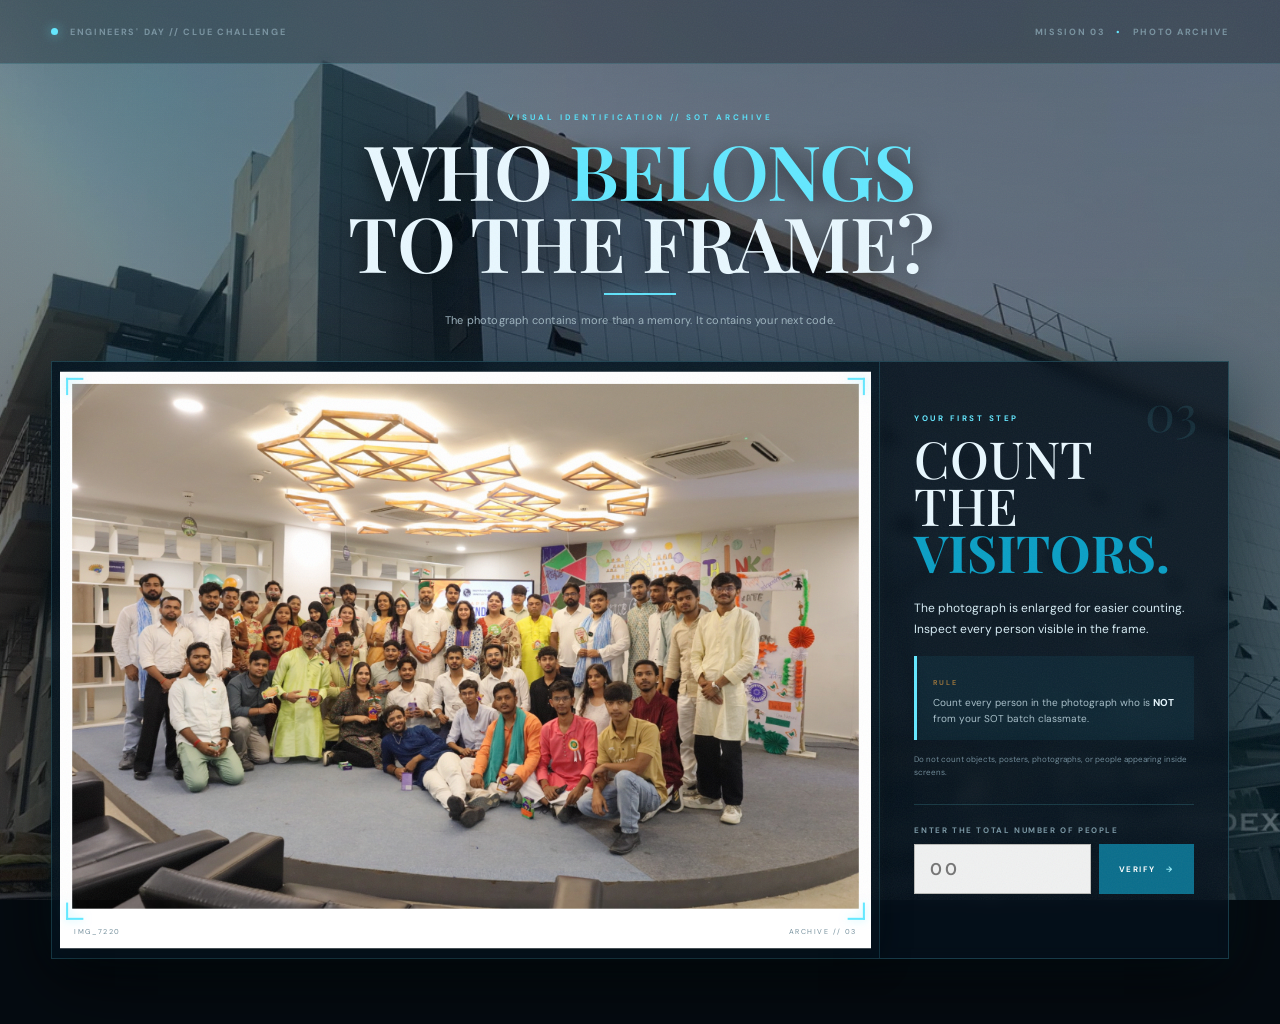
<file: index.html>
<!DOCTYPE html>
<html lang="en">
<head>
<meta charset="UTF-8">
<meta name="viewport" content="width=device-width, initial-scale=1.0">
<title>Mission 03 // SOT Photo Archive</title>
<link rel="stylesheet" href="mission-03.css">
</head>
<body>
<div class="ambient"></div>
<div class="grain"></div>

<header class="topbar">
  <div class="brand"><span class="dot"></span> ENGINEERS' DAY // CLUE CHALLENGE</div>
  <div class="mission">MISSION 03 <span>•</span> PHOTO ARCHIVE</div>
</header>

<main>
  <section class="intro">
    <div class="kicker">VISUAL IDENTIFICATION // SOT ARCHIVE</div>
    <h1>WHO <em>BELONGS</em><br>TO THE FRAME?</h1>
    <div class="gold-line"></div>
    <p class="lead">The photograph contains more than a memory. It contains your next code.</p>
  </section>

  <section class="mission-card">
    <div class="photo-side">
      <div class="photo-frame">
        <div class="corner tl"></div><div class="corner tr"></div>
        <div class="corner bl"></div><div class="corner br"></div>
        <img src="sot-group-photo.jpg" alt="Group photograph">
        <div class="photo-label"><span>IMG_7220</span><span>ARCHIVE // 03</span></div>
      </div>
    </div>

    <div class="clue-side">
      <div class="section-number">03</div>
      <div class="clue-label">YOUR FIRST STEP</div>
      <h2>COUNT THE<br><strong>VISITORS.</strong></h2>
      <p class="question">
        The photograph is enlarged for easier counting. Inspect every person visible in the frame.
      </p>
      <div class="definition">
        <span>RULE</span>
        <p>Count every person in the photograph who is <b>NOT</b> from your SOT batch classmate.</p>
      </div>
      <p class="micro">Do not count objects, posters, photographs, or people appearing inside screens.</p>

      <div class="answer-area">
        <label for="answer">ENTER THE TOTAL NUMBER OF PEOPLE</label>
        <div class="answer-row">
          <input id="answer" type="text" inputmode="numeric" maxlength="2" placeholder="00" autocomplete="off">
          <button id="submit">VERIFY <span>→</span></button>
        </div>
        <div class="feedback" id="feedback"></div>
      </div>
    </div>
  </section>

  <section class="success" id="success">
    <div class="success-card">
      <div class="verified">✓ ANSWER VERIFIED</div>
      <div class="answer">22</div>
      <div class="success-rule"></div>
      <h2>GOOD EYE.</h2>
      <p>You found the correct count.<br>The next clue is now unlocked.</p>
      <div class="stamp">SOT ARCHIVE // STEP 01 COMPLETE</div>
      <button id="continue">CONTINUE TO NEXT STEP <span>→</span></button>
    </div>
  </section>
</main>

<script src="mission-03.js"></script>
</body>
</html>
</file>
<file: mission-03.css>
@import url('https://fonts.googleapis.com/css2?family=DM+Sans:wght@400;500;600;700&family=Playfair+Display:wght@500;600;700&display=swap');

:root{
  --ink:#e9f8ff;
  --paper:#050b11;
  --cream:#071521;
  --gold:#63e8ff;
  --gold2:#9af2ff;
  --muted:#718a98;
  --line:rgba(99,232,255,.16);
  --blue:#0a8fb3;
  --blue2:#1bc8ef;
}

*{
  box-sizing:border-box;
}

html,
body{
  margin:0;
  min-height:100%;
  background:var(--paper);
  color:var(--ink);
  font-family:"DM Sans",sans-serif;
}

body{
  min-height:100vh;
  overflow-x:hidden;
}

/* =========================
   BACKGROUND
   ========================= */

.ambient{
  position:fixed;
  inset:0;
  z-index:0;

  /* Image is in the SAME folder as CSS */
  background-image:
    linear-gradient(
      rgba(2,8,14,.48),
      rgba(3,11,18,.62)
    ),
    url("./background.webp");

  background-size:cover;
  background-position:center;
  background-repeat:no-repeat;

  /* Prevent image from interfering with content */
  pointer-events:none;
}

/* Extra cinematic lighting */
.ambient::after{
  content:"";
  position:absolute;
  inset:0;

  background:
    radial-gradient(
      circle at 12% 10%,
      rgba(27,200,239,.15),
      transparent 30%
    ),
    radial-gradient(
      circle at 88% 82%,
      rgba(10,143,179,.14),
      transparent 35%
    );

  pointer-events:none;
}

/* =========================
   GRAIN
   ========================= */

.grain{
  position:fixed;
  inset:0;
  z-index:20;
  pointer-events:none;

  opacity:.06;

  background-image:url("data:image/svg+xml,%3Csvg xmlns='http://www.w3.org/2000/svg' width='180' height='180'%3E%3Cfilter id='n'%3E%3CfeTurbulence type='fractalNoise' baseFrequency='.8' numOctaves='3' stitchTiles='stitch'/%3E%3C/filter%3E%3Crect width='100%25' height='100%25' filter='url(%23n)'/%3E%3C/svg%3E");
}

/* =========================
   TOP BAR
   ========================= */

.topbar{
  position:relative;
  z-index:2;

  height:64px;
  padding:0 4vw;

  border-bottom:1px solid var(--line);

  display:flex;
  align-items:center;
  justify-content:space-between;

  font-size:9px;
  letter-spacing:1.7px;
  color:#7893a0;

  background:rgba(2,9,15,.30);
  backdrop-filter:blur(7px);
}

.brand{
  font-weight:700;
}

.dot{
  display:inline-block;

  width:7px;
  height:7px;

  border-radius:50%;

  background:var(--gold);

  margin-right:8px;

  box-shadow:0 0 12px rgba(99,232,255,.7);
}

.mission{
  font-weight:700;
}

.mission span{
  color:var(--gold);
  margin:0 7px;
}

/* =========================
   MAIN
   ========================= */

main{
  position:relative;
  z-index:1;

  width:min(1220px,92vw);

  margin:auto;

  padding:48px 0 65px;
}

/* =========================
   INTRO
   ========================= */

.intro{
  text-align:center;
  margin-bottom:34px;
}

.kicker{
  font-size:8px;
  letter-spacing:3px;

  color:#58dff8;

  font-weight:700;
}

h1{
  font-family:"Playfair Display",serif;

  font-size:clamp(42px,6vw,76px);

  line-height:.95;

  margin:12px 0 15px;

  font-weight:600;

  letter-spacing:-1px;

  text-shadow:
    0 4px 25px rgba(0,0,0,.7);
}

h1 em{
  font-style:normal;
  color:#63e8ff;
}

.gold-line{
  height:2px;
  width:72px;

  background:var(--gold);

  margin:0 auto 18px;

  box-shadow:
    0 0 15px rgba(99,232,255,.5);
}

.lead{
  margin:0;

  color:#a3bac5;

  font-size:11px;

  letter-spacing:.2px;
}

/* =========================
   MISSION CARD
   ========================= */

.mission-card{
  display:grid;

  grid-template-columns:
    minmax(620px,1.55fr)
    minmax(300px,.65fr);

  background:rgba(5,17,27,.82);

  border:1px solid rgba(99,232,255,.20);

  box-shadow:
    0 22px 70px rgba(0,0,0,.65),
    0 0 45px rgba(27,200,239,.08);

  backdrop-filter:blur(7px);
}

/* =========================
   PHOTO SIDE
   ========================= */

.photo-side{
  padding:14px;

  display:flex;

  align-items:center;
  justify-content:center;

  background:rgba(5,24,36,.45);

  border-right:1px solid var(--line);
}

.photo-frame{
  position:relative;

  padding:12px;

  background:#fff;

  box-shadow:
    0 14px 35px rgba(0,0,0,.4),
    0 0 25px rgba(99,232,255,.06);

  width:100%;

  max-width:none;
}

.photo-frame img{
  display:block;

  width:100%;

  height:auto;
}

.corner{
  position:absolute;

  width:17px;
  height:17px;

  border-color:var(--gold);

  border-style:solid;

  z-index:2;

  filter:
    drop-shadow(0 0 4px rgba(99,232,255,.5));
}

.tl{
  top:6px;
  left:6px;

  border-width:2px 0 0 2px;
}

.tr{
  top:6px;
  right:6px;

  border-width:2px 2px 0 0;
}

.bl{
  bottom:28px;
  left:6px;

  border-width:0 0 2px 2px;
}

.br{
  bottom:28px;
  right:6px;

  border-width:0 2px 2px 0;
}

.photo-label{
  height:27px;

  display:flex;

  justify-content:space-between;
  align-items:end;

  padding:5px 2px 0;

  color:#75909d;

  font-size:7px;

  letter-spacing:1.5px;
}

/* =========================
   CLUE SIDE
   ========================= */

.clue-side{
  position:relative;

  padding:42px 47px 38px;

  display:flex;

  flex-direction:column;

  justify-content:center;
}

.section-number{
  position:absolute;

  right:30px;
  top:25px;

  font-family:"Playfair Display",serif;

  font-size:50px;

  color:rgba(99,232,255,.10);

  line-height:1;
}

.clue-label{
  font-size:8px;

  letter-spacing:2.5px;

  color:#63e8ff;

  font-weight:700;

  margin-bottom:12px;
}

h2{
  font-family:"Playfair Display",serif;

  font-size:clamp(36px,4vw,56px);

  line-height:.92;

  margin:0 0 22px;

  font-weight:500;
}

h2 strong{
  font-weight:700;

  color:#0a9fc5;
}

.question{
  font-size:12px;

  line-height:1.75;

  margin:0 0 16px;

  color:#d7edf5;
}

.definition{
  border-left:3px solid var(--gold);

  background:rgba(27,200,239,.07);

  padding:13px 16px;

  margin-bottom:13px;
}

.definition span{
  font-size:7px;

  letter-spacing:2px;

  color:#96713a;

  font-weight:700;
}

.definition p{
  margin:5px 0 0;

  font-size:10px;

  line-height:1.6;

  color:#a9c0ca;
}

.definition b{
  color:#e8f8ff;
}

.micro{
  font-size:8px;

  line-height:1.6;

  color:#6e8997;

  margin:0 0 25px;
}

/* =========================
   ANSWER AREA
   ========================= */

.answer-area{
  border-top:1px solid var(--line);

  padding-top:20px;
}

.answer-area label{
  display:block;

  font-size:8px;

  letter-spacing:1.6px;

  color:#7895a2;

  font-weight:700;

  margin-bottom:9px;
}

.answer-row{
  display:flex;

  gap:8px;
}

input{
  height:50px;

  width:100%;

  background:rgba(255,255,255,.94);

  border:1px solid rgba(42,37,29,.27);

  outline:none;

  padding:0 15px;

  color:#222;

  font:600 17px "DM Sans";

  letter-spacing:3px;
}

input:focus{
  border-color:var(--gold);

  box-shadow:
    0 0 0 2px rgba(99,232,255,.12),
    0 0 15px rgba(99,232,255,.08);
}

button{
  height:50px;

  border:0;

  background:#0a6e8c;

  color:#fff;

  padding:0 20px;

  font:700 8px "DM Sans";

  letter-spacing:1.5px;

  cursor:pointer;

  white-space:nowrap;

  transition:.2s;
}

button:hover{
  background:#0a9fc5;

  box-shadow:
    0 0 20px rgba(27,200,239,.25);
}

button span{
  color:var(--gold2);

  margin-left:7px;
}

.feedback{
  height:18px;

  padding-top:9px;

  color:#ff5963;

  font-size:8px;

  letter-spacing:.4px;
}

/* =========================
   SUCCESS SCREEN
   ========================= */

.success{
  position:fixed;

  inset:0;

  z-index:30;

  display:none;

  align-items:center;
  justify-content:center;

  background:rgba(2,9,15,.97);

  padding:20px;
}

.success.show{
  display:flex;
}

.success-card{
  width:min(530px,94vw);

  text-align:center;

  background:#081723;

  border:1px solid rgba(99,232,255,.22);

  padding:48px 30px;

  box-shadow:
    0 30px 90px rgba(0,0,0,.65),
    0 0 50px rgba(27,200,239,.08);

  animation:rise .4s ease;
}

.verified{
  font-size:8px;

  letter-spacing:3px;

  color:#8d6935;

  font-weight:700;
}

.answer{
  font:600 110px/1 "Playfair Display";

  margin:14px 0 7px;

  color:#e9f8ff;

  text-shadow:
    0 0 30px rgba(99,232,255,.15);
}

.success-rule{
  height:2px;

  width:55px;

  background:var(--gold);

  margin:auto;

  box-shadow:
    0 0 12px rgba(99,232,255,.5);
}

.success h2{
  font-size:42px;

  margin:18px 0 8px;
}

.success p{
  font-size:10px;

  line-height:1.8;

  color:#7895a2;
}

.stamp{
  margin:22px 0;

  color:#66828f;

  font-size:7px;

  letter-spacing:1.7px;
}

/* =========================
   ANIMATION
   ========================= */

@keyframes rise{

  from{
    opacity:0;

    transform:
      translateY(15px)
      scale(.98);
  }

  to{
    opacity:1;

    transform:none;
  }

}

/* =========================
   RESPONSIVE
   ========================= */

@media(max-width:850px){

  .mission-card{
    grid-template-columns:1fr;
  }

  .photo-side{
    border-right:0;

    border-bottom:1px solid var(--line);

    padding:17px;
  }

  .clue-side{
    padding:31px 24px;
  }

  .topbar{
    padding:0 18px;
  }

  .brand{
    display:none;
  }

  .ambient{
    background-position:center center;
  }

}

/* =========================
   DESKTOP PHOTO EMPHASIS
   ========================= */

@media(min-width:851px){

  .photo-side{
    min-width:0;
  }

  .photo-frame{
    transform:scale(1.015);

    transform-origin:center;
  }

  .clue-side{
    padding-left:34px;

    padding-right:34px;
  }

}
</file>
